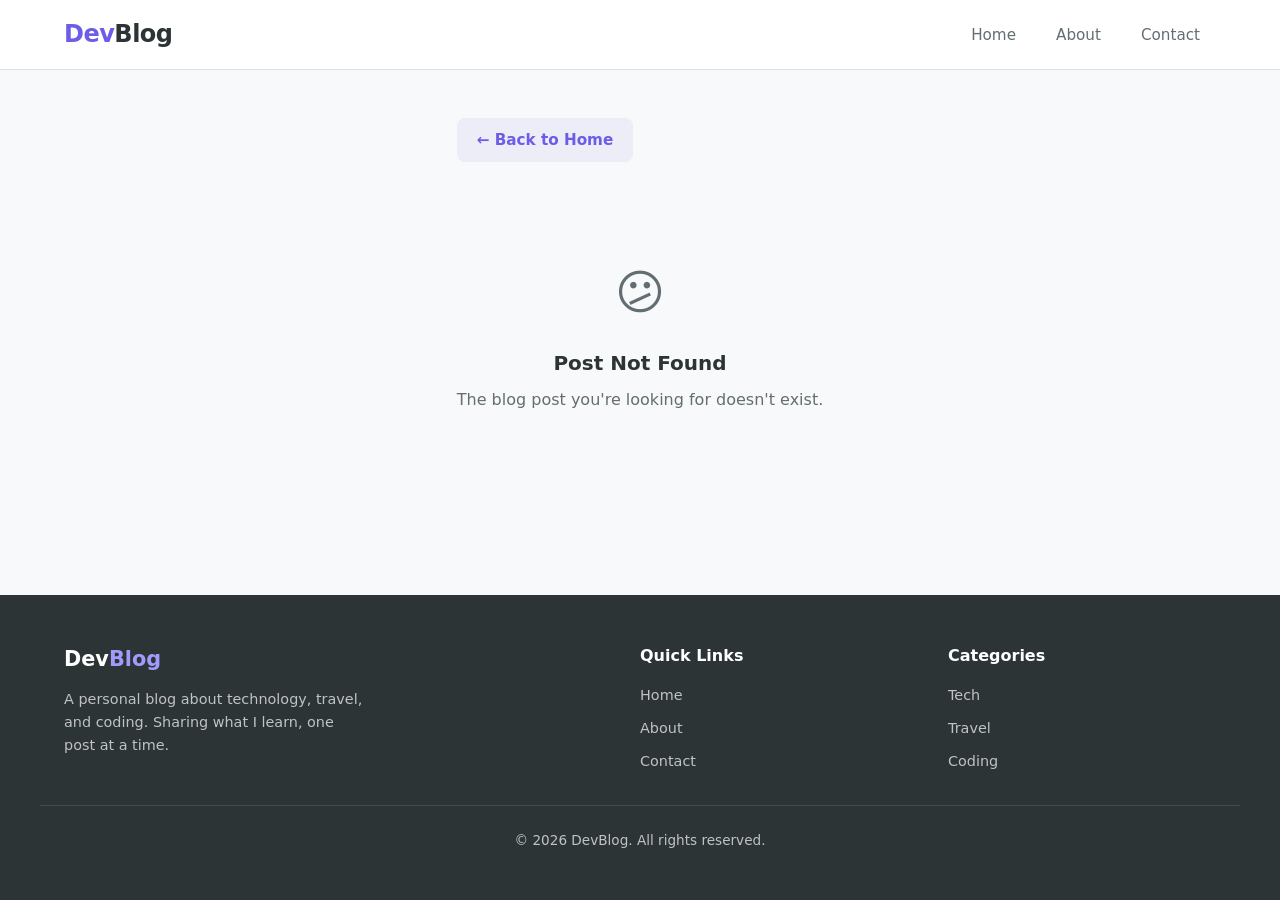
<file: blog.html>
<!DOCTYPE html>
<html lang="en">
<head>
  <meta charset="UTF-8">
  <meta name="viewport" content="width=device-width, initial-scale=1.0">
  <title>DevBlog - Post</title>
  <link rel="stylesheet" href="css/style.css">
</head>
<body>

  <!-- Navbar -->
  <nav class="navbar">
    <div class="container">
      <a href="index.html" class="navbar__logo">Dev<span>Blog</span></a>
      <ul class="navbar__links" id="navLinks">
        <li><a href="index.html">Home</a></li>
        <li><a href="about.html">About</a></li>
        <li><a href="contact.html">Contact</a></li>
      </ul>
      <button class="navbar__toggle" id="navToggle" aria-label="Toggle navigation">
        <span></span>
        <span></span>
        <span></span>
      </button>
    </div>
  </nav>

  <!-- Blog Detail -->
  <main class="blog-detail page-enter" id="blogDetail">
    <!-- Rendered by JS -->
  </main>

  <!-- Footer -->
  <footer class="footer">
    <div class="container">
      <div>
        <div class="footer__brand">Dev<span>Blog</span></div>
        <p class="footer__desc">A personal blog about technology, travel, and coding. Sharing what I learn, one post at a time.</p>
      </div>
      <div>
        <h4 class="footer__heading">Quick Links</h4>
        <div class="footer__links">
          <a href="index.html">Home</a>
          <a href="about.html">About</a>
          <a href="contact.html">Contact</a>
        </div>
      </div>
      <div>
        <h4 class="footer__heading">Categories</h4>
        <div class="footer__links">
          <a href="index.html">Tech</a>
          <a href="index.html">Travel</a>
          <a href="index.html">Coding</a>
        </div>
      </div>
    </div>
    <div class="footer__bottom">
      <p>&copy; 2026 DevBlog. All rights reserved.</p>
    </div>
  </footer>

  <script src="js/data.js"></script>
  <script src="js/script.js"></script>
</body>
</html>
</file>
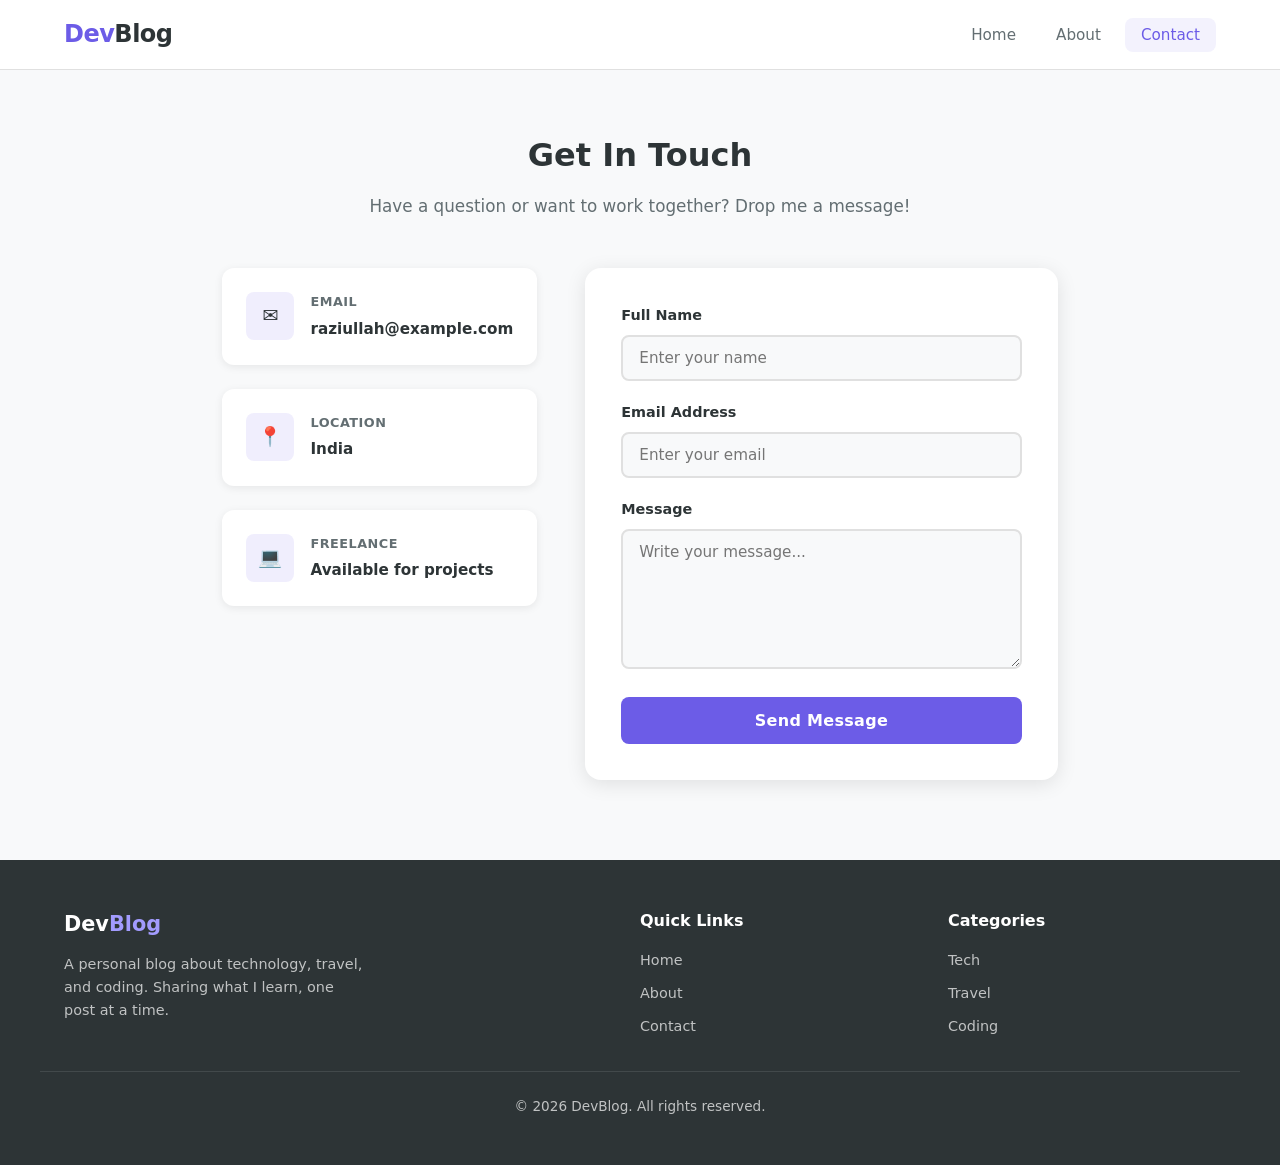
<file: contact.html>
<!DOCTYPE html>
<html lang="en">
<head>
  <meta charset="UTF-8">
  <meta name="viewport" content="width=device-width, initial-scale=1.0">
  <title>DevBlog - Contact</title>
  <link rel="stylesheet" href="css/style.css">
</head>
<body>

  <!-- Navbar -->
  <nav class="navbar">
    <div class="container">
      <a href="index.html" class="navbar__logo">Dev<span>Blog</span></a>
      <ul class="navbar__links" id="navLinks">
        <li><a href="index.html">Home</a></li>
        <li><a href="about.html">About</a></li>
        <li><a href="contact.html" class="active">Contact</a></li>
      </ul>
      <button class="navbar__toggle" id="navToggle" aria-label="Toggle navigation">
        <span></span>
        <span></span>
        <span></span>
      </button>
    </div>
  </nav>

  <!-- Contact Content -->
  <main class="contact page-enter">
    <div class="contact__header">
      <h1 class="contact__title">Get In Touch</h1>
      <p class="contact__subtitle">Have a question or want to work together? Drop me a message!</p>
    </div>

    <div class="contact__grid">
      <!-- Info Cards -->
      <div class="contact__info">
        <div class="contact__info-card">
          <div class="contact__info-icon">&#9993;&#65039;</div>
          <div>
            <div class="contact__info-label">Email</div>
            <div class="contact__info-value">raziullah@example.com</div>
          </div>
        </div>
        <div class="contact__info-card">
          <div class="contact__info-icon">&#128205;</div>
          <div>
            <div class="contact__info-label">Location</div>
            <div class="contact__info-value">India</div>
          </div>
        </div>
        <div class="contact__info-card">
          <div class="contact__info-icon">&#128187;</div>
          <div>
            <div class="contact__info-label">Freelance</div>
            <div class="contact__info-value">Available for projects</div>
          </div>
        </div>
      </div>

      <!-- Form -->
      <div class="contact__form-wrapper">
        <form id="contactForm" novalidate>
          <div class="form-group">
            <label class="form-group__label" for="name">Full Name</label>
            <input
              type="text"
              id="name"
              class="form-group__input"
              placeholder="Enter your name"
              autocomplete="name"
            >
            <span class="form-group__error" id="nameError">Please enter your name.</span>
          </div>
          <div class="form-group">
            <label class="form-group__label" for="email">Email Address</label>
            <input
              type="email"
              id="email"
              class="form-group__input"
              placeholder="Enter your email"
              autocomplete="email"
            >
            <span class="form-group__error" id="emailError">Please enter a valid email address.</span>
          </div>
          <div class="form-group">
            <label class="form-group__label" for="message">Message</label>
            <textarea
              id="message"
              class="form-group__textarea"
              placeholder="Write your message..."
            ></textarea>
            <span class="form-group__error" id="messageError">Please enter your message.</span>
          </div>
          <button type="submit" class="form-submit">Send Message</button>
        </form>

        <div class="form-success" id="formSuccess">
          <div class="form-success__icon">&#9989;</div>
          <h3 class="form-success__title">Message Sent!</h3>
          <p class="form-success__message">Thank you for reaching out. I'll get back to you soon.</p>
        </div>
      </div>
    </div>
  </main>

  <!-- Footer -->
  <footer class="footer">
    <div class="container">
      <div>
        <div class="footer__brand">Dev<span>Blog</span></div>
        <p class="footer__desc">A personal blog about technology, travel, and coding. Sharing what I learn, one post at a time.</p>
      </div>
      <div>
        <h4 class="footer__heading">Quick Links</h4>
        <div class="footer__links">
          <a href="index.html">Home</a>
          <a href="about.html">About</a>
          <a href="contact.html">Contact</a>
        </div>
      </div>
      <div>
        <h4 class="footer__heading">Categories</h4>
        <div class="footer__links">
          <a href="index.html">Tech</a>
          <a href="index.html">Travel</a>
          <a href="index.html">Coding</a>
        </div>
      </div>
    </div>
    <div class="footer__bottom">
      <p>&copy; 2026 DevBlog. All rights reserved.</p>
    </div>
  </footer>

  <script src="js/script.js"></script>
</body>
</html>
</file>
<file: css/style.css>
/* ============================================
   CSS Variables & Reset
   ============================================ */
:root {
  --clr-primary: #6c5ce7;
  --clr-primary-dark: #5a4bd1;
  --clr-primary-light: #a29bfe;
  --clr-accent: #00cec9;
  --clr-bg: #f8f9fa;
  --clr-surface: #ffffff;
  --clr-text: #2d3436;
  --clr-text-muted: #636e72;
  --clr-border: #e0e0e0;
  --clr-danger: #d63031;
  --clr-success: #00b894;
  --shadow-sm: 0 2px 8px rgba(0, 0, 0, 0.08);
  --shadow-md: 0 4px 20px rgba(0, 0, 0, 0.1);
  --shadow-lg: 0 8px 32px rgba(0, 0, 0, 0.12);
  --radius-sm: 8px;
  --radius-md: 12px;
  --radius-lg: 16px;
  --transition: 0.3s ease;
  --max-width: 1200px;
  --nav-height: 70px;
}

*,
*::before,
*::after {
  margin: 0;
  padding: 0;
  box-sizing: border-box;
}

html {
  scroll-behavior: smooth;
}

body {
  font-family: "Segoe UI", system-ui, -apple-system, sans-serif;
  background-color: var(--clr-bg);
  color: var(--clr-text);
  line-height: 1.6;
  min-height: 100vh;
  display: flex;
  flex-direction: column;
}

a {
  text-decoration: none;
  color: inherit;
}

ul {
  list-style: none;
}

img {
  max-width: 100%;
  display: block;
}

button {
  cursor: pointer;
  border: none;
  font-family: inherit;
}

input,
textarea {
  font-family: inherit;
  font-size: inherit;
}

/* ============================================
   Navbar
   ============================================ */
.navbar {
  position: sticky;
  top: 0;
  z-index: 1000;
  background: rgba(255, 255, 255, 0.95);
  backdrop-filter: blur(12px);
  -webkit-backdrop-filter: blur(12px);
  border-bottom: 1px solid var(--clr-border);
  height: var(--nav-height);
}

.navbar .container {
  max-width: var(--max-width);
  margin: 0 auto;
  padding: 0 24px;
  height: 100%;
  display: flex;
  align-items: center;
  justify-content: space-between;
}

.navbar__logo {
  font-size: 1.5rem;
  font-weight: 800;
  color: var(--clr-primary);
  letter-spacing: -0.5px;
}

.navbar__logo span {
  color: var(--clr-text);
}

.navbar__links {
  display: flex;
  align-items: center;
  gap: 8px;
}

.navbar__links a {
  padding: 8px 16px;
  border-radius: var(--radius-sm);
  font-weight: 500;
  font-size: 0.95rem;
  color: var(--clr-text-muted);
  transition: all var(--transition);
  position: relative;
}

.navbar__links a:hover,
.navbar__links a.active {
  color: var(--clr-primary);
  background: rgba(108, 92, 231, 0.08);
}

/* Hamburger menu */
.navbar__toggle {
  display: none;
  flex-direction: column;
  justify-content: center;
  align-items: center;
  gap: 6px;
  background: none;
  border: none;
  outline: none;
  width: 44px;
  height: 44px;
  padding: 0;
  cursor: pointer;
  position: relative;
  z-index: 1010;
}

.navbar__toggle span {
  display: block;
  width: 26px;
  height: 3px;
  background: var(--clr-text);
  border-radius: 3px;
  transition: all var(--transition);
  transform-origin: center;
}

.navbar__toggle.active span:nth-child(1) {
  transform: rotate(45deg) translate(6px, 6px);
}

.navbar__toggle.active span:nth-child(2) {
  opacity: 0;
}

.navbar__toggle.active span:nth-child(3) {
  transform: rotate(-45deg) translate(6px, -6px);
}

/* ============================================
   Hero Section (Home Page)
   ============================================ */
.hero {
  background: linear-gradient(135deg, var(--clr-primary) 0%, #8b7cf7 50%, var(--clr-accent) 100%);
  padding: 80px 24px;
  text-align: center;
  color: #fff;
  position: relative;
  overflow: hidden;
}

.hero::before {
  content: "";
  position: absolute;
  top: -50%;
  left: -50%;
  width: 200%;
  height: 200%;
  background: radial-gradient(circle, rgba(255, 255, 255, 0.05) 1px, transparent 1px);
  background-size: 30px 30px;
  animation: drift 20s linear infinite;
}

@keyframes drift {
  to {
    transform: translate(30px, 30px);
  }
}

.hero__content {
  position: relative;
  z-index: 1;
  max-width: 700px;
  margin: 0 auto;
}

.hero__title {
  font-size: clamp(2rem, 5vw, 3.2rem);
  font-weight: 800;
  line-height: 1.2;
  margin-bottom: 16px;
  letter-spacing: -1px;
}

.hero__subtitle {
  font-size: clamp(1rem, 2.5vw, 1.2rem);
  opacity: 0.9;
  font-weight: 400;
  max-width: 550px;
  margin: 0 auto;
}

/* ============================================
   Search & Filters
   ============================================ */
.controls {
  max-width: var(--max-width);
  margin: -36px auto 0;
  padding: 0 24px;
  position: relative;
  z-index: 10;
}

.controls__inner {
  background: var(--clr-surface);
  border-radius: var(--radius-lg);
  box-shadow: var(--shadow-md);
  padding: 24px;
  display: flex;
  flex-wrap: wrap;
  gap: 16px;
  align-items: center;
}

.search-box {
  flex: 1;
  min-width: 250px;
  position: relative;
}

.search-box__icon {
  position: absolute;
  left: 14px;
  top: 50%;
  transform: translateY(-50%);
  color: var(--clr-text-muted);
  font-size: 1rem;
  pointer-events: none;
}

.search-box__input {
  width: 100%;
  padding: 12px 16px 12px 42px;
  border: 2px solid var(--clr-border);
  border-radius: var(--radius-sm);
  font-size: 0.95rem;
  transition: border-color var(--transition);
  outline: none;
  background: var(--clr-bg);
}

.search-box__input:focus {
  border-color: var(--clr-primary);
}

.search-box__input::placeholder {
  color: var(--clr-text-muted);
}

.filter-buttons {
  display: flex;
  gap: 8px;
  flex-wrap: wrap;
}

.filter-btn {
  padding: 10px 20px;
  border-radius: 50px;
  font-size: 0.875rem;
  font-weight: 600;
  background: var(--clr-bg);
  color: var(--clr-text-muted);
  border: 2px solid transparent;
  transition: all var(--transition);
}

.filter-btn:hover {
  color: var(--clr-primary);
  background: rgba(108, 92, 231, 0.08);
}

.filter-btn.active {
  background: var(--clr-primary);
  color: #fff;
}

/* ============================================
   Blog Grid
   ============================================ */
.blog-section {
  max-width: var(--max-width);
  margin: 0 auto;
  padding: 48px 24px 80px;
}

.blog-section__header {
  display: flex;
  justify-content: space-between;
  align-items: center;
  margin-bottom: 32px;
}

.blog-section__title {
  font-size: 1.5rem;
  font-weight: 700;
}

.blog-section__count {
  color: var(--clr-text-muted);
  font-size: 0.9rem;
}

.blog-grid {
  display: grid;
  grid-template-columns: repeat(auto-fill, minmax(340px, 1fr));
  gap: 28px;
}

.blog-grid--empty {
  grid-template-columns: 1fr;
  text-align: center;
  padding: 80px 24px;
}

.empty-state {
  color: var(--clr-text-muted);
}

.empty-state__icon {
  font-size: 3rem;
  margin-bottom: 16px;
}

.empty-state__title {
  font-size: 1.25rem;
  font-weight: 600;
  margin-bottom: 8px;
  color: var(--clr-text);
}

/* ============================================
   Blog Card
   ============================================ */
.blog-card {
  background: var(--clr-surface);
  border-radius: var(--radius-md);
  overflow: hidden;
  box-shadow: var(--shadow-sm);
  transition: all var(--transition);
  display: flex;
  flex-direction: column;
  cursor: pointer;
}

.blog-card:hover {
  transform: translateY(-6px);
  box-shadow: var(--shadow-lg);
}

.blog-card__image-wrapper {
  position: relative;
  overflow: hidden;
  height: 220px;
}

.blog-card__image {
  width: 100%;
  height: 100%;
  object-fit: cover;
  transition: transform 0.5s ease;
}

.blog-card:hover .blog-card__image {
  transform: scale(1.08);
}

.blog-card__category {
  position: absolute;
  top: 16px;
  left: 16px;
  padding: 6px 14px;
  border-radius: 50px;
  font-size: 0.75rem;
  font-weight: 700;
  text-transform: uppercase;
  letter-spacing: 0.5px;
  background: var(--clr-primary);
  color: #fff;
}

.blog-card__body {
  padding: 24px;
  flex: 1;
  display: flex;
  flex-direction: column;
}

.blog-card__title {
  font-size: 1.15rem;
  font-weight: 700;
  margin-bottom: 10px;
  line-height: 1.4;
  display: -webkit-box;
  -webkit-line-clamp: 2;
  -webkit-box-orient: vertical;
  overflow: hidden;
}

.blog-card__description {
  color: var(--clr-text-muted);
  font-size: 0.9rem;
  line-height: 1.6;
  margin-bottom: 20px;
  flex: 1;
  display: -webkit-box;
  -webkit-line-clamp: 3;
  -webkit-box-orient: vertical;
  overflow: hidden;
}

.blog-card__meta {
  display: flex;
  justify-content: space-between;
  align-items: center;
  padding-top: 16px;
  border-top: 1px solid var(--clr-border);
  font-size: 0.8rem;
  color: var(--clr-text-muted);
}

.blog-card__author {
  font-weight: 600;
  color: var(--clr-text);
}

.blog-card__date {
  display: flex;
  align-items: center;
  gap: 4px;
}

/* ============================================
   Blog Detail Page
   ============================================ */
.blog-detail {
  max-width: 800px;
  margin: 0 auto;
  padding: 48px 24px 80px;
}

.blog-detail__back {
  display: inline-flex;
  align-items: center;
  gap: 8px;
  color: var(--clr-primary);
  font-weight: 600;
  font-size: 0.95rem;
  margin-bottom: 32px;
  padding: 10px 20px;
  border-radius: var(--radius-sm);
  transition: all var(--transition);
  background: rgba(108, 92, 231, 0.08);
}

.blog-detail__back:hover {
  background: rgba(108, 92, 231, 0.15);
  transform: translateX(-4px);
}

.blog-detail__category {
  display: inline-block;
  padding: 6px 16px;
  border-radius: 50px;
  font-size: 0.8rem;
  font-weight: 700;
  text-transform: uppercase;
  letter-spacing: 0.5px;
  background: var(--clr-primary);
  color: #fff;
  margin-bottom: 16px;
}

.blog-detail__title {
  font-size: clamp(1.75rem, 4vw, 2.5rem);
  font-weight: 800;
  line-height: 1.25;
  margin-bottom: 20px;
  letter-spacing: -0.5px;
}

.blog-detail__meta {
  display: flex;
  align-items: center;
  gap: 20px;
  color: var(--clr-text-muted);
  font-size: 0.9rem;
  margin-bottom: 32px;
  padding-bottom: 24px;
  border-bottom: 2px solid var(--clr-border);
}

.blog-detail__meta-item {
  display: flex;
  align-items: center;
  gap: 6px;
}

.blog-detail__image {
  width: 100%;
  height: 400px;
  object-fit: cover;
  border-radius: var(--radius-md);
  margin-bottom: 40px;
  box-shadow: var(--shadow-md);
}

.blog-detail__content {
  font-size: 1.05rem;
  line-height: 1.85;
  color: var(--clr-text);
}

.blog-detail__content h2 {
  font-size: 1.5rem;
  font-weight: 700;
  margin: 36px 0 16px;
  color: var(--clr-text);
}

.blog-detail__content p {
  margin-bottom: 20px;
}

.blog-detail__content code {
  background: var(--clr-bg);
  padding: 2px 8px;
  border-radius: 4px;
  font-size: 0.9em;
  color: var(--clr-primary-dark);
}

/* ============================================
   About Page
   ============================================ */
.about {
  max-width: 900px;
  margin: 0 auto;
  padding: 60px 24px 80px;
}

.about__hero {
  text-align: center;
  margin-bottom: 60px;
}

.about__avatar {
  width: 160px;
  height: 160px;
  border-radius: 50%;
  object-fit: cover;
  margin: 0 auto 24px;
  border: 4px solid var(--clr-primary);
  padding: 4px;
  background: var(--clr-surface);
  box-shadow: var(--shadow-md);
}

.about__name {
  font-size: 2rem;
  font-weight: 800;
  margin-bottom: 8px;
}

.about__role {
  font-size: 1.1rem;
  color: var(--clr-primary);
  font-weight: 600;
  margin-bottom: 20px;
}

.about__bio {
  max-width: 600px;
  margin: 0 auto;
  color: var(--clr-text-muted);
  font-size: 1rem;
  line-height: 1.7;
}

.about__section {
  margin-bottom: 48px;
}

.about__section-title {
  font-size: 1.4rem;
  font-weight: 700;
  margin-bottom: 24px;
  padding-bottom: 12px;
  border-bottom: 3px solid var(--clr-primary);
  display: inline-block;
}

.about__story {
  color: var(--clr-text-muted);
  line-height: 1.8;
  font-size: 1rem;
}

.about__story p {
  margin-bottom: 16px;
}

.skills-grid {
  display: grid;
  grid-template-columns: repeat(auto-fill, minmax(140px, 1fr));
  gap: 16px;
}

.skill-card {
  background: var(--clr-surface);
  border-radius: var(--radius-md);
  padding: 24px 16px;
  text-align: center;
  box-shadow: var(--shadow-sm);
  transition: all var(--transition);
  border: 2px solid transparent;
}

.skill-card:hover {
  border-color: var(--clr-primary);
  transform: translateY(-4px);
  box-shadow: var(--shadow-md);
}

.skill-card__icon {
  font-size: 2rem;
  margin-bottom: 10px;
}

.skill-card__name {
  font-weight: 600;
  font-size: 0.9rem;
}

.about__social {
  display: flex;
  justify-content: center;
  gap: 16px;
  margin-top: 24px;
}

.about__social-link {
  display: flex;
  align-items: center;
  gap: 8px;
  padding: 10px 20px;
  border-radius: var(--radius-sm);
  background: var(--clr-bg);
  font-weight: 600;
  font-size: 0.9rem;
  color: var(--clr-text);
  transition: all var(--transition);
}

.about__social-link:hover {
  background: var(--clr-primary);
  color: #fff;
}

/* ============================================
   Contact Page
   ============================================ */
.contact {
  max-width: 900px;
  margin: 0 auto;
  padding: 60px 24px 80px;
}

.contact__header {
  text-align: center;
  margin-bottom: 48px;
}

.contact__title {
  font-size: 2rem;
  font-weight: 800;
  margin-bottom: 12px;
}

.contact__subtitle {
  color: var(--clr-text-muted);
  font-size: 1.05rem;
}

.contact__grid {
  display: grid;
  grid-template-columns: 1fr 1.5fr;
  gap: 48px;
  align-items: start;
}

.contact__info {
  display: flex;
  flex-direction: column;
  gap: 24px;
}

.contact__info-card {
  background: var(--clr-surface);
  border-radius: var(--radius-md);
  padding: 24px;
  box-shadow: var(--shadow-sm);
  display: flex;
  align-items: center;
  gap: 16px;
  transition: all var(--transition);
}

.contact__info-card:hover {
  transform: translateX(4px);
  box-shadow: var(--shadow-md);
}

.contact__info-icon {
  width: 48px;
  height: 48px;
  border-radius: var(--radius-sm);
  background: rgba(108, 92, 231, 0.1);
  display: flex;
  align-items: center;
  justify-content: center;
  font-size: 1.2rem;
  flex-shrink: 0;
}

.contact__info-label {
  font-size: 0.8rem;
  color: var(--clr-text-muted);
  margin-bottom: 4px;
  text-transform: uppercase;
  letter-spacing: 0.5px;
  font-weight: 600;
}

.contact__info-value {
  font-weight: 600;
  font-size: 0.95rem;
}

.contact__form-wrapper {
  background: var(--clr-surface);
  border-radius: var(--radius-lg);
  padding: 36px;
  box-shadow: var(--shadow-md);
}

.form-group {
  margin-bottom: 20px;
}

.form-group__label {
  display: block;
  font-weight: 600;
  font-size: 0.9rem;
  margin-bottom: 8px;
  color: var(--clr-text);
}

.form-group__input,
.form-group__textarea {
  width: 100%;
  padding: 12px 16px;
  border: 2px solid var(--clr-border);
  border-radius: var(--radius-sm);
  font-size: 0.95rem;
  transition: all var(--transition);
  outline: none;
  background: var(--clr-bg);
}

.form-group__input:focus,
.form-group__textarea:focus {
  border-color: var(--clr-primary);
  background: var(--clr-surface);
}

.form-group__textarea {
  resize: vertical;
  min-height: 140px;
}

.form-group__input.error,
.form-group__textarea.error {
  border-color: var(--clr-danger);
}

.form-group__error {
  display: none;
  color: var(--clr-danger);
  font-size: 0.8rem;
  margin-top: 6px;
  font-weight: 500;
}

.form-group__error.visible {
  display: block;
}

.form-submit {
  width: 100%;
  padding: 14px;
  background: var(--clr-primary);
  color: #fff;
  font-weight: 700;
  font-size: 1rem;
  border-radius: var(--radius-sm);
  transition: all var(--transition);
  letter-spacing: 0.3px;
}

.form-submit:hover {
  background: var(--clr-primary-dark);
  transform: translateY(-2px);
  box-shadow: 0 4px 12px rgba(108, 92, 231, 0.4);
}

.form-submit:active {
  transform: translateY(0);
}

.form-success {
  display: none;
  text-align: center;
  padding: 32px;
}

.form-success.visible {
  display: block;
}

.form-success__icon {
  font-size: 3rem;
  margin-bottom: 16px;
}

.form-success__title {
  font-size: 1.3rem;
  font-weight: 700;
  margin-bottom: 8px;
}

.form-success__message {
  color: var(--clr-text-muted);
}

/* ============================================
   Footer
   ============================================ */
.footer {
  background: var(--clr-text);
  color: rgba(255, 255, 255, 0.7);
  padding: 48px 24px;
  margin-top: auto;
}

.footer .container {
  max-width: var(--max-width);
  margin: 0 auto;
  display: grid;
  grid-template-columns: 2fr 1fr 1fr;
  gap: 40px;
}

.footer__brand {
  font-size: 1.3rem;
  font-weight: 800;
  color: #fff;
  margin-bottom: 12px;
}

.footer__brand span {
  color: var(--clr-primary-light);
}

.footer__desc {
  font-size: 0.9rem;
  line-height: 1.6;
  max-width: 300px;
}

.footer__heading {
  color: #fff;
  font-weight: 700;
  font-size: 1rem;
  margin-bottom: 16px;
}

.footer__links {
  display: flex;
  flex-direction: column;
  gap: 10px;
}

.footer__links a {
  font-size: 0.9rem;
  transition: color var(--transition);
}

.footer__links a:hover {
  color: var(--clr-primary-light);
}

.footer__bottom {
  max-width: var(--max-width);
  margin: 32px auto 0;
  padding-top: 24px;
  border-top: 1px solid rgba(255, 255, 255, 0.1);
  text-align: center;
  font-size: 0.85rem;
}

/* ============================================
   Utilities
   ============================================ */
.container {
  max-width: var(--max-width);
  margin: 0 auto;
  padding: 0 24px;
}

/* Page transition animation */
.page-enter {
  animation: pageEnter 0.4s ease-out;
}

@keyframes pageEnter {
  from {
    opacity: 0;
    transform: translateY(16px);
  }
  to {
    opacity: 1;
    transform: translateY(0);
  }
}

/* ============================================
   Responsive Design
   ============================================ */
@media (max-width: 900px) {
  .contact__grid {
    grid-template-columns: 1fr;
  }

  .footer .container {
    grid-template-columns: 1fr 1fr;
  }

  .blog-detail__image {
    height: 300px;
  }
}

@media (max-width: 768px) {
  .navbar__links {
    position: fixed;
    top: var(--nav-height);
    left: 0;
    right: 0;
    z-index: 1000;
    background: var(--clr-surface);
    flex-direction: column;
    padding: 16px 24px;
    border-bottom: 1px solid var(--clr-border);
    box-shadow: var(--shadow-md);
    opacity: 0;
    visibility: hidden;
    transform: translateY(-16px);
    transition: all var(--transition);
    gap: 4px;
  }

  .navbar__links.open {
    opacity: 1;
    visibility: visible;
    transform: translateY(0);
  }

  .navbar__links a {
    display: block;
    padding: 12px 16px;
    border-radius: var(--radius-sm);
    width: 100%;
  }

  .navbar__toggle {
    display: flex;
  }

  .hero {
    padding: 56px 24px;
  }

  .controls__inner {
    flex-direction: column;
    align-items: stretch;
  }

  .search-box {
    min-width: unset;
  }

  .filter-buttons {
    justify-content: center;
  }

  .blog-grid {
    grid-template-columns: 1fr;
  }

  .blog-detail__meta {
    flex-wrap: wrap;
    gap: 12px;
  }

  .footer .container {
    grid-template-columns: 1fr;
    gap: 32px;
  }

  .about__social {
    flex-direction: column;
    align-items: center;
  }
}

@media (max-width: 480px) {
  .hero__title {
    font-size: 1.75rem;
  }

  .blog-card__image-wrapper {
    height: 180px;
  }

  .blog-detail__image {
    height: 220px;
  }

  .contact__form-wrapper {
    padding: 24px;
  }

  .about__avatar {
    width: 120px;
    height: 120px;
  }

  .skills-grid {
    grid-template-columns: repeat(auto-fill, minmax(110px, 1fr));
  }
}
</file>
